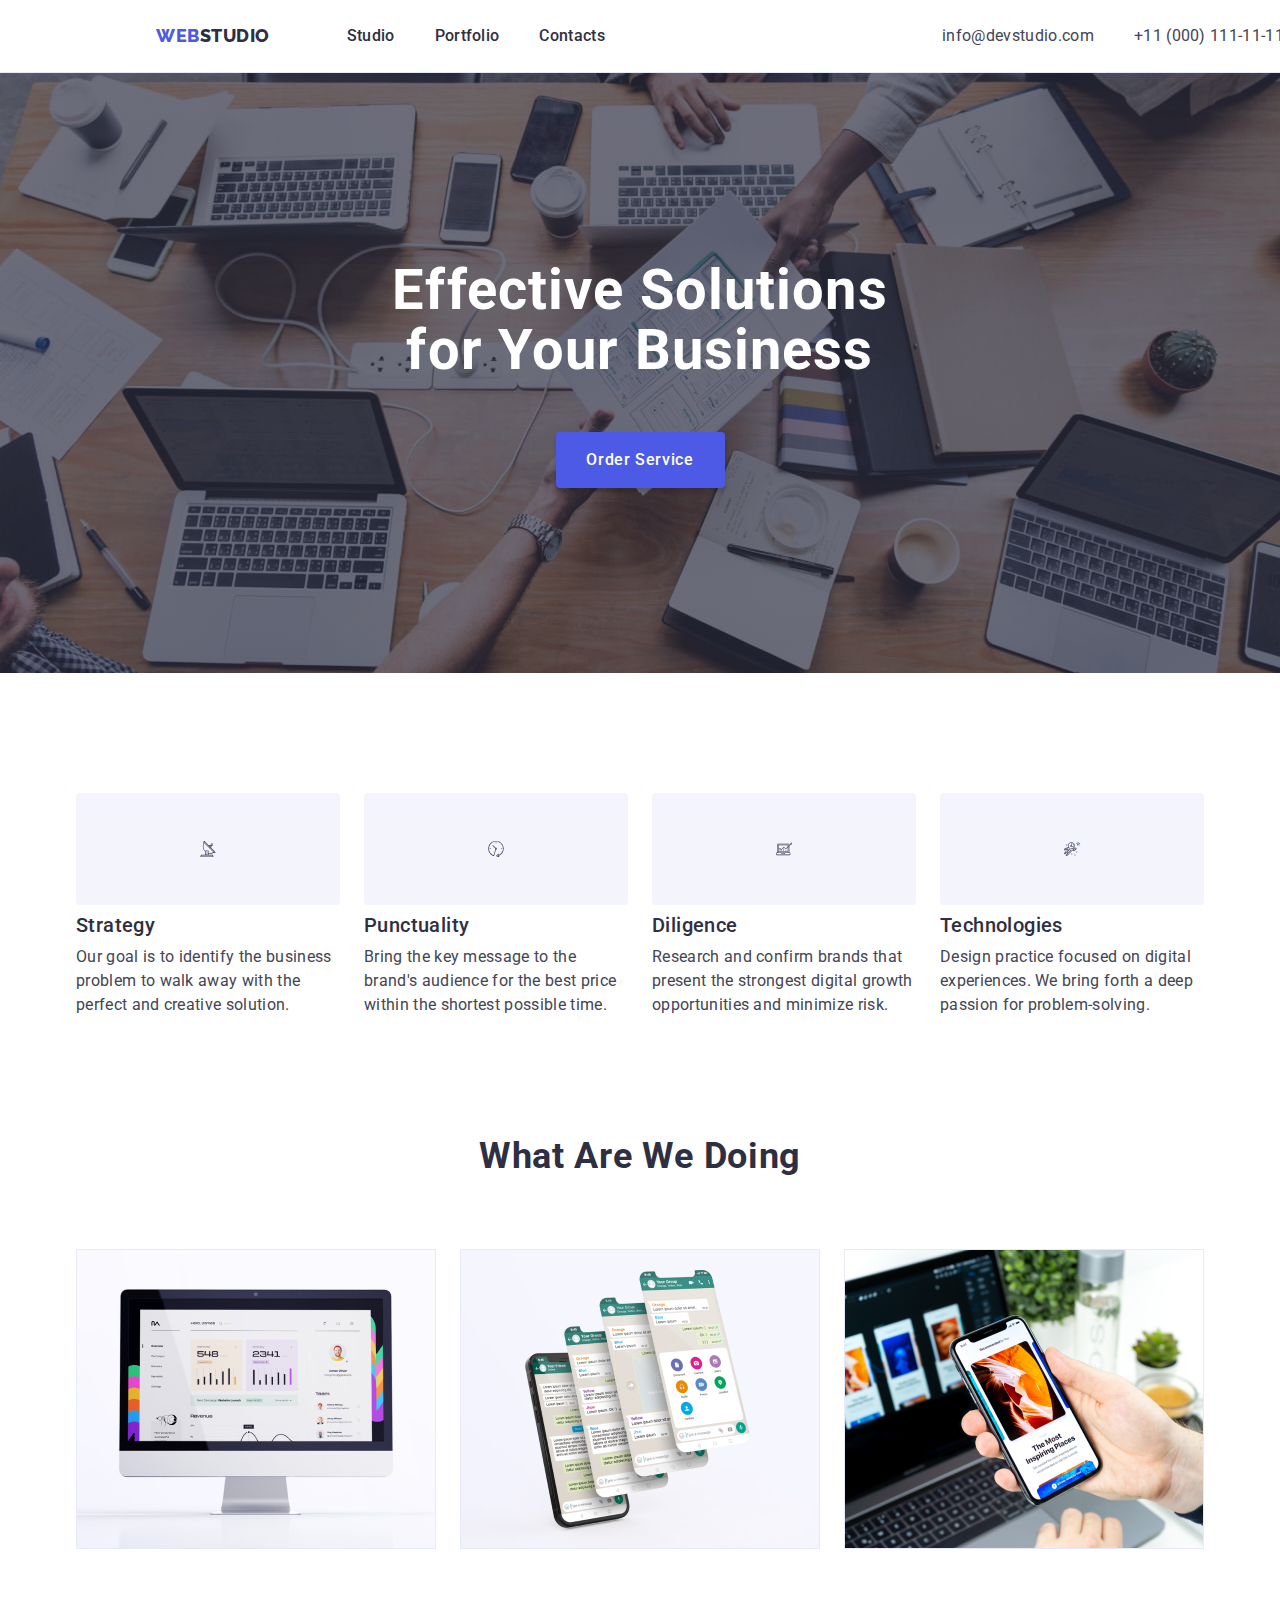
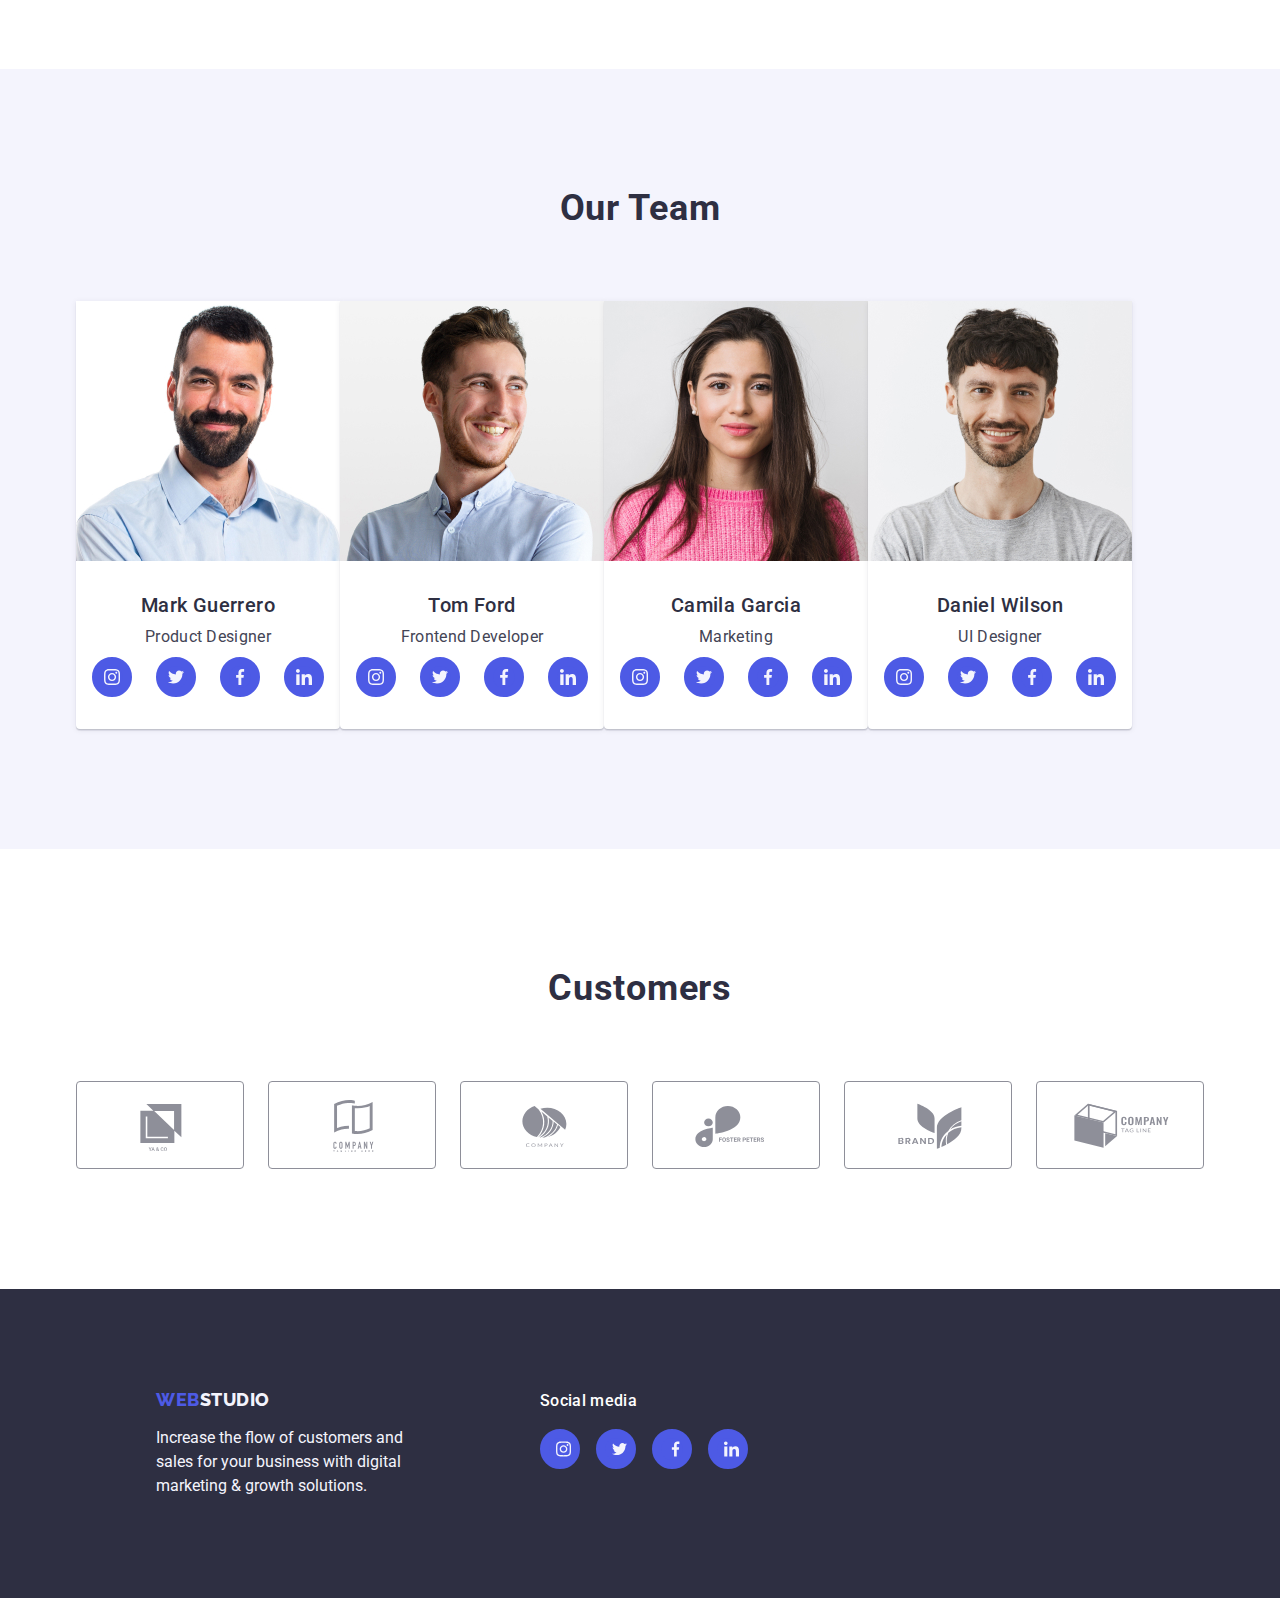
<file: index.html>
<!DOCTYPE html>
<html lang="en">
  <head>
    <meta charset="UTF-8" />
    <meta http-equiv="X-UA-Compatible" content="IE=edge" />
    <meta name="viewport" content="width=device-width, initial-scale=1.0" />
    <title>Document</title>
    <link rel="preconnect" href="https://fonts.googleapis.com" />
    <link rel="preconnect" href="https://fonts.gstatic.com" crossorigin />
    <link
      href="https://fonts.googleapis.com/css2?family=Montserrat:wght@400;700&family=Raleway:wght@800&family=Roboto:wght@400;500;700&display=swap"
      rel="stylesheet"
    />
    <link
      rel="stylesheet"
      href="https://cdnjs.cloudflare.com/ajax/libs/modern-normalize/1.0.0/modern-normalize.min.css"
    />

    <link rel="stylesheet" href="./css/styles.css" />
  </head>
  <body>
    <header class="header">
      <div class="container header-flex">
        <nav class="nav-flex">
          <a class="nav logo link" href="./index.html">
            Web<span class="studio">Studio</span>
          </a>
          <ul class="list menu-flex">
            <li>
              <a class="nav link" href="./index.html">Studio</a>
            </li>
            <li>
              <a class="nav link" href="./portfolio.html">Portfolio</a>
            </li>
            <li>
              <a class="nav link" href="">Contacts</a>
            </li>
          </ul>
        </nav>
        <address class="address address-flex">
          <ul class="list address-flex">
            <li>
              <a class="address link nav" href="mailto:info@devstudio.com">
                info@devstudio.com</a
              >
            </li>
            <li>
              <a class="address link nav" href="tel:+110001111111">
                +11 (000) 111-11-11
              </a>
            </li>
          </ul>
        </address>
      </div>
    </header>
    <main>
      <section class="hero">
        <div class="container">
          <h1 class="slogan">Effective Solutions for Your Business</h1>
          <button class="button" type="button">Order Service</button>
        </div>
      </section>
      <section class="feature">
        <div class="container">
          <h2 hidden class="about">About</h2>
          <ul class="list about-flex">
            <li class="feature-list">
              <div class="feature-svg">
                <svg class="svg" width="64" height="64">
                  <use href="./images/icons.svg#icon-antenna"></use>
                </svg>
              </div>
              <h3 class="subtitle">Strategy</h3>
              <p class="text">
                Our goal is to identify the business problem to walk away with
                the perfect and creative solution.
              </p>
            </li>
            <li class="feature-list">
              <div class="feature-svg">
                <svg class="svg" width="64" height="64">
                  <use href="./images/icons.svg#icon-clock"></use>
                </svg>
              </div>
              <h3 class="subtitle">Punctuality</h3>
              <p class="text">
                Bring the key message to the brand's audience for the best price
                within the shortest possible time.
              </p>
            </li>
            <li class="feature-list">
              <div class="feature-svg">
                <svg class="svg" width="64" height="64">
                  <use href="./images/icons.svg#icon-diagram"></use>
                </svg>
              </div>
              <h3 class="subtitle">Diligence</h3>
              <p class="text">
                Research and confirm brands that present the strongest digital
                growth opportunities and minimize risk.
              </p>
            </li>
            <li class="feature-list">
              <div class="feature-svg">
                <svg class="svg" width="64" height="64">
                  <use href="./images/icons.svg#icon-astronaut"></use>
                </svg>
              </div>
              <h3 class="subtitle">Technologies</h3>
              <p class="text">
                Design practice focused on digital experiences. We bring forth a
                deep passion for problem-solving.
              </p>
            </li>
          </ul>
        </div>
      </section>
      <section class="what">
        <div class="container">
          <h2 class="mein-text">What are we doing</h2>
          <ul class="list">
            <li class="what-list">
              <img src="./images/Rectangle71.jpg" alt="computer" width="360" />
            </li>
            <li class="what-list">
              <img
                src="./images/Rectangle71(1).jpg"
                alt="telephones"
                width="360"
              />
            </li>
            <li class="what-list">
              <img src="./images/Rectangle71(2).jpg" alt="phone" width="360" />
            </li>
          </ul>
        </div>
      </section>
      <section class="section-three">
        <div class="container">
          <h2 class="mein-text">Our Team</h2>
          <ul class="list">
            <li class="fotos">
              <img src="./images/img.jpg" alt="Mark-Guerrero" width="264" />
              <div class="team-card">
                <h3 class="subtitle">Mark Guerrero</h3>
                <p class="team-text">Product Designer</p>

                <ul class="traling-icons">
                  <li class="team-icons">
                    <a href="" class="traling-icons-link">
                      <svg class="team-icons-svg" width="16" height="16">
                        <use href="./images/icons.svg#icon-instagram"></use>
                      </svg>
                    </a>
                  </li>
                  <li class="team-icons">
                    <a href="" class="traling-icons-link">
                      <svg class="team-icons-svg" width="16" height="16">
                        <use href="./images/icons.svg#icon-twitter"></use>
                      </svg>
                    </a>
                  </li>
                  <li class="team-icons">
                    <a href="" class="traling-icons-link">
                      <svg class="team-icons-svg" width="16" height="16">
                        <use href="./images/icons.svg#icon-facebook"></use>
                      </svg>
                    </a>
                  </li>
                  <li class="team-icons">
                    <a href="" class="traling-icons-link">
                      <svg class="team-icons-svg" width="16" height="16">
                        <use href="./images/icons.svg#icon-linkedin"></use>
                      </svg>
                    </a>
                  </li>
                </ul>
              </div>
            </li>
            <li class="fotos">
              <img src="./images/img(1).jpg" alt="Tom-Ford" width="264" />
              <div class="team-card">
                <h3 class="subtitle">Tom Ford</h3>
                <p class="team-text">Frontend Developer</p>

                <ul class="traling-icons">
                  <li class="team-icons">
                    <a href="" class="traling-icons-link">
                      <svg class="team-icons-svg" width="16" height="16">
                        <use href="./images/icons.svg#icon-instagram"></use>
                      </svg>
                    </a>
                  </li>
                  <li class="team-icons">
                    <a href="" class="traling-icons-link">
                      <svg class="team-icons-svg" width="16" height="16">
                        <use href="./images/icons.svg#icon-twitter"></use>
                      </svg>
                    </a>
                  </li>
                  <li class="team-icons">
                    <a href="" class="traling-icons-link">
                      <svg class="team-icons-svg" width="16" height="16">
                        <use href="./images/icons.svg#icon-facebook"></use>
                      </svg>
                    </a>
                  </li>
                  <li class="team-icons">
                    <a href="" class="traling-icons-link">
                      <svg class="team-icons-svg" width="16" height="16">
                        <use href="./images/icons.svg#icon-linkedin"></use>
                      </svg>
                    </a>
                  </li>
                </ul>
              </div>
            </li>
            <li class="fotos">
              <img src="./images/img(2).jpg" alt="Camila-Garcia" width="264" />
              <div class="team-card">
                <h3 class="subtitle">Camila Garcia</h3>
                <p class="team-text">Marketing</p>

                <ul class="traling-icons">
                  <li class="team-icons">
                    <a href="" class="traling-icons-link">
                      <svg class="team-icons-svg" width="16" height="16">
                        <use href="./images/icons.svg#icon-instagram"></use>
                      </svg>
                    </a>
                  </li>
                  <li class="team-icons">
                    <a href="" class="traling-icons-link">
                      <svg class="team-icons-svg" width="16" height="16">
                        <use href="./images/icons.svg#icon-twitter"></use>
                      </svg>
                    </a>
                  </li>
                  <li class="team-icons">
                    <a href="" class="traling-icons-link">
                      <svg class="team-icons-svg" width="16" height="16">
                        <use href="./images/icons.svg#icon-facebook"></use>
                      </svg>
                    </a>
                  </li>
                  <li class="team-icons">
                    <a href="" class="traling-icons-link">
                      <svg class="team-icons-svg" width="16" height="16">
                        <use href="./images/icons.svg#icon-linkedin"></use>
                      </svg>
                    </a>
                  </li>
                </ul>
              </div>
            </li>
            <li class="fotos">
              <img src="./images/img(3).jpg" alt="Daniez-Wilson" width="264" />
              <div class="team-card">
                <h3 class="subtitle">Daniel Wilson</h3>
                <p class="team-text">UI Designer</p>

                <ul class="traling-icons">
                  <li class="team-icons">
                    <a href="" class="traling-icons-link">
                      <svg class="team-icons-svg" width="16" height="16">
                        <use href="./images/icons.svg#icon-instagram"></use>
                      </svg>
                    </a>
                  </li>
                  <li class="team-icons">
                    <a href="" class="traling-icons-link">
                      <svg class="team-icons-svg" width="16" height="16">
                        <use href="./images/icons.svg#icon-twitter"></use>
                      </svg>
                    </a>
                  </li>
                  <li class="team-icons">
                    <a href="" class="traling-icons-link">
                      <svg class="team-icons-svg" width="16" height="16">
                        <use href="./images/icons.svg#icon-facebook"></use>
                      </svg>
                    </a>
                  </li>
                  <li class="team-icons">
                    <a href="" class="traling-icons-link">
                      <svg class="team-icons-svg" width="16" height="16">
                        <use href="./images/icons.svg#icon-linkedin"></use>
                      </svg>
                    </a>
                  </li>
                </ul>
              </div>
            </li>
          </ul>
        </div>
      </section>
      <section class="customers">
        <div class="container">
          <h2 class="mein-text">Customers</h2>
          <ul class="customers-img">
            <li class="customers-list">
              <a href="" class="customers-link">
                <svg class="customers-svg" width="104" height="56">
                  <use href="./images/icons.svg#icon-Logo-1"></use>
                </svg>
              </a>
            </li>
            <li class="customers-list">
              <a href="" class="customers-link">
                <svg class="customers-svg" width="104" height="56">
                  <use href="./images/icons.svg#icon-Logo-2"></use>
                </svg>
              </a>
            </li>
            <li class="customers-list">
              <a href="" class="customers-link">
                <svg class="customers-svg" width="104" height="56">
                  <use href="./images/icons.svg#icon-Logo-3"></use>
                </svg>
              </a>
            </li>
            <li class="customers-list">
              <a href="" class="customers-link">
                <svg class="customers-svg" width="104" height="56">
                  <use href="./images/icons.svg#icon-Logo-4"></use>
                </svg>
              </a>
            </li>
            <li class="customers-list">
              <a href="" class="customers-link">
                <svg class="customers-svg" width="104" height="56">
                  <use href="./images/icons.svg#icon-Logo-5"></use>
                </svg>
              </a>
            </li>
            <li class="customers-list">
              <a href="" class="customers-link">
                <svg class="customers-svg" width="104" height="56">
                  <use href="./images/icons.svg#icon-Logo-6"></use>
                </svg>
              </a>
            </li>
          </ul>
        </div>
      </section>
    </main>
    <footer class="footer">
      <div class="container">
        <div class="logo-footer">
          <a class="nav logo link" href="./index.html">
            Web<span class="studio">Studio</span>
          </a>
          <p class="footer-text">
            Increase the flow of customers and sales for your business with
            digital marketing & growth solutions.
          </p>
        </div>
        <div class="social-media">
          <p class="footer-social-media">Social media</p>
          <ul class="icons-footer">
            <li class="icons-footer-list">
              <a href="" class="social-media-link">
                <svg class="icons-svg-footer" width="24" height="24">
                  <use href="./images/icons.svg#icon-instagram"></use>
                </svg>
              </a>
            </li>
            <li class="icons-footer-list">
              <a href="" class="social-media-link">
                <svg class="icons-svg-footer" width="24" height="24">
                  <use href="./images/icons.svg#icon-twitter"></use>
                </svg>
              </a>
            </li>
            <li class="icons-footer-list">
              <a href="" class="social-media-link">
                <svg class="icons-svg-footer" width="24" height="24">
                  <use href="./images/icons.svg#icon-facebook"></use>
                </svg>
              </a>
            </li>
            <li class="icons-footer-list">
              <a href="" class="social-media-link">
                <svg class="icons-svg-footer" width="24" height="24">
                  <use href="./images/icons.svg#icon-linkedin"></use>
                </svg>
              </a>
            </li>
          </ul>
        </div>
      </div>
    </footer>
  </body>
</html>
</file>
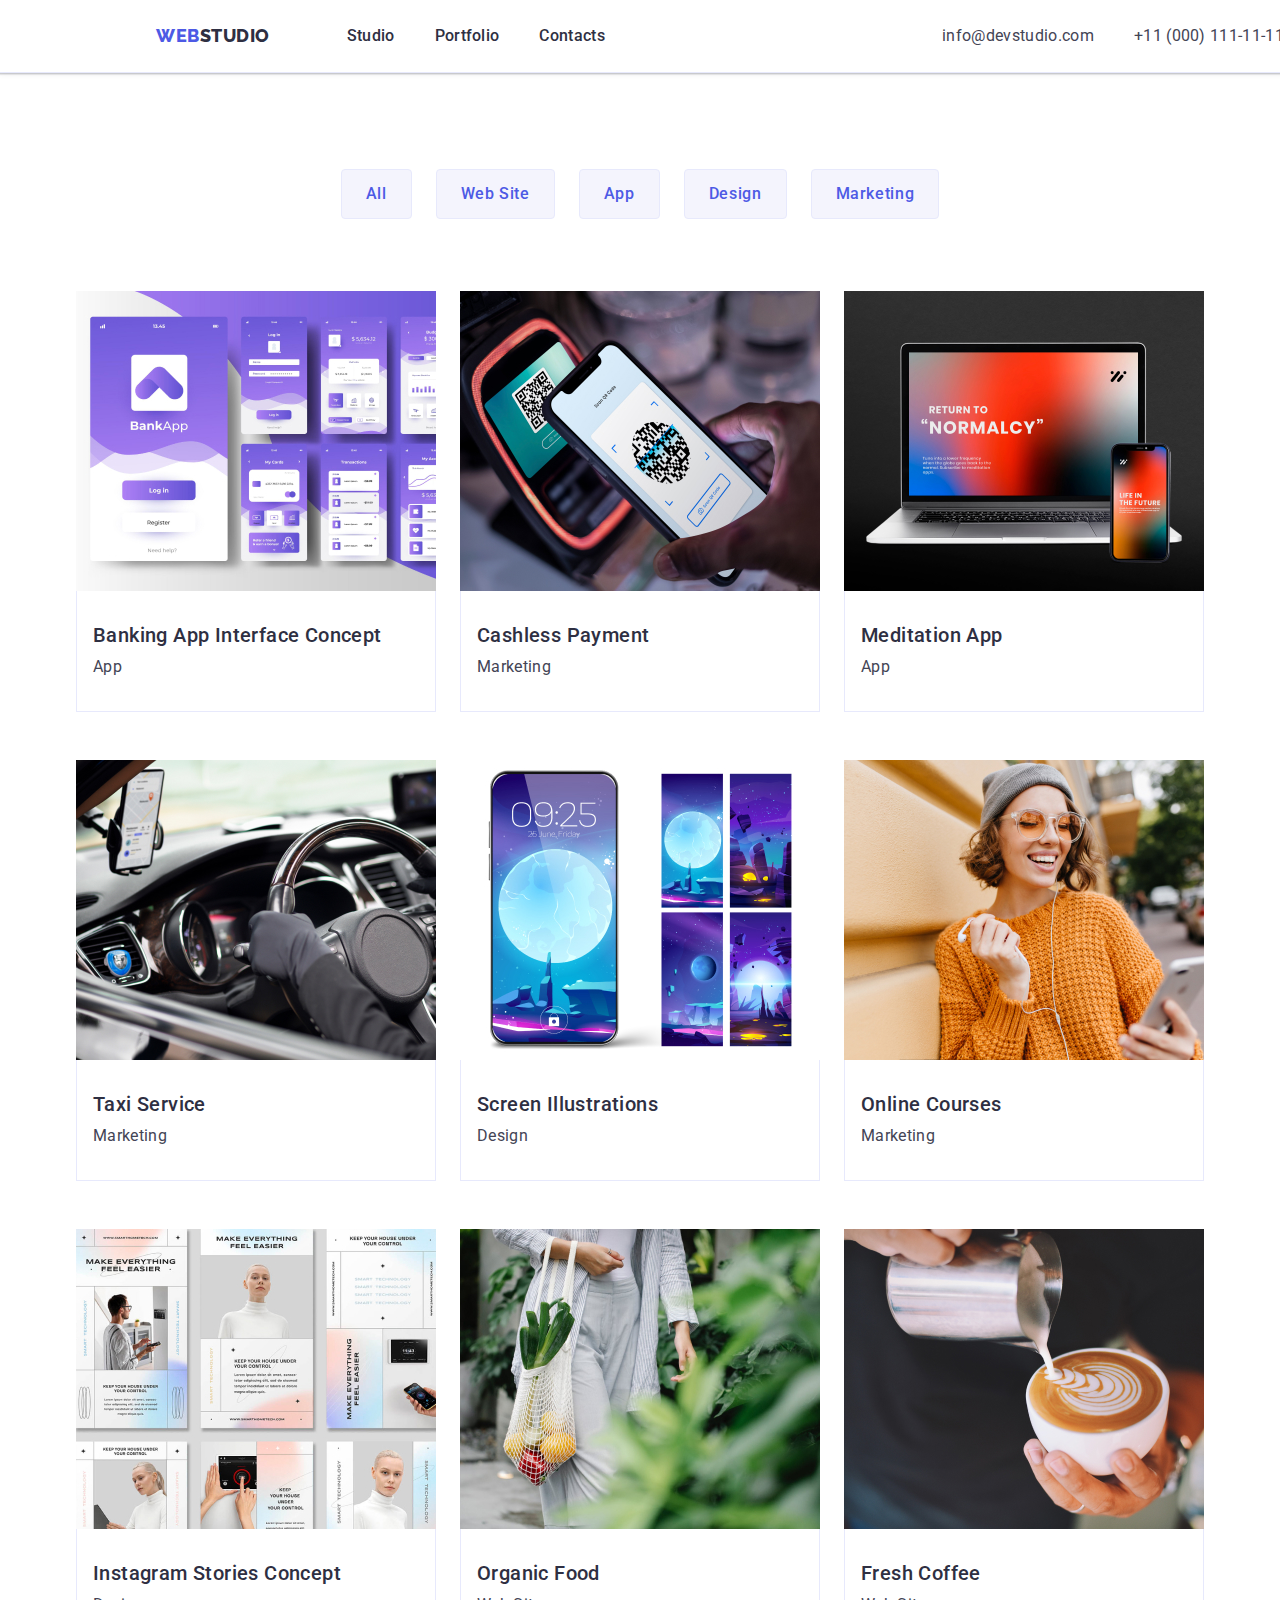
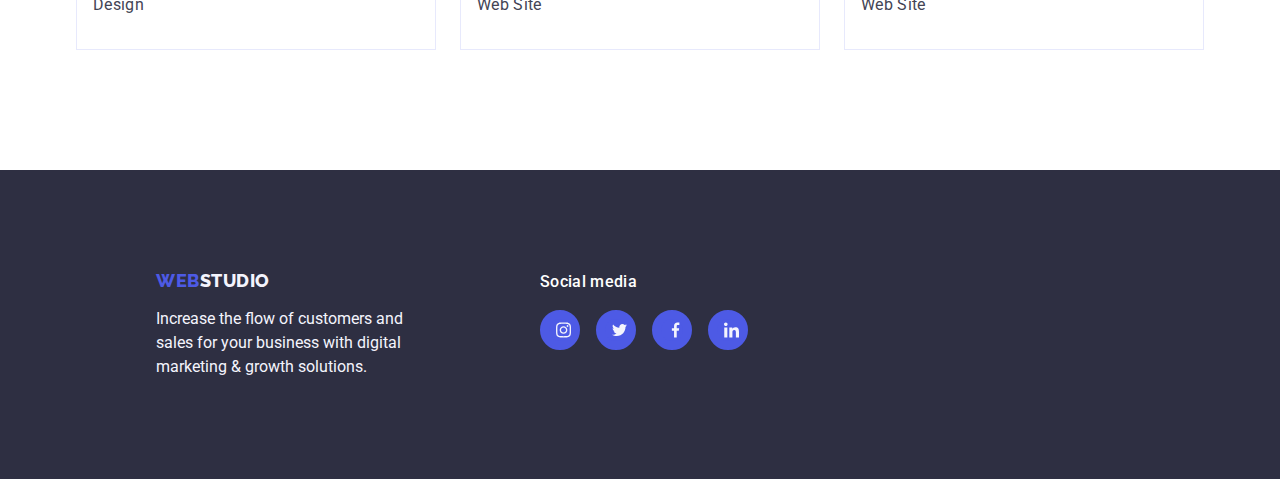
<file: portfolio.html>
<!DOCTYPE html>
<html lang="en">
  <head>
    <meta charset="UTF-8" />
    <meta http-equiv="X-UA-Compatible" content="IE=edge" />
    <meta name="viewport" content="width=device-width, initial-scale=1.0" />
    <title>Document</title>
    <link rel="preconnect" href="https://fonts.googleapis.com" />
    <link rel="preconnect" href="https://fonts.gstatic.com" crossorigin />
    <link
      href="https://fonts.googleapis.com/css2?family=Montserrat:wght@400;700&family=Raleway:wght@800&family=Roboto:wght@400;500;700&display=swap"
      rel="stylesheet"
    />
    <link
      rel="stylesheet"
      href="https://cdnjs.cloudflare.com/ajax/libs/modern-normalize/1.0.0/modern-normalize.min.css"
    />
    <link rel="stylesheet" href="./css/styles.css" />
  </head>
  <body>
    <header class="header">
      <div class="container header-flex">
        <nav class="nav-flex">
          <a class="nav logo link" href="./index.html">
            Web<span class="studio">Studio</span>
          </a>
          <ul class="list menu-flex">
            <li>
              <a class="nav link" href="./index.html">Studio</a>
            </li>
            <li>
              <a class="nav link" href="./portfolio.html">Portfolio</a>
            </li>
            <li>
              <a class="nav link" href="">Contacts</a>
            </li>
          </ul>
        </nav>
        <address class="address address-flex">
          <ul class="list address-flex">
            <li>
              <a class="address link nav" href="mailto:info@devstudio.com">
                info@devstudio.com</a
              >
            </li>
            <li>
              <a class="address link nav" href="tel:+110001111111">
                +11 (000) 111-11-11
              </a>
            </li>
          </ul>
        </address>
      </div>
    </header>
    <main>
      <section class="main-section">
        <div class="container">
          <h1 hidden>Buttons</h1>
          <ul class="list section-buttons">
            <li><button type="button" class="buttons">All</button></li>
            <li><button type="button" class="buttons">Web Site</button></li>
            <li><button type="button" class="buttons">App</button></li>
            <li><button type="button" class="buttons">Design</button></li>
            <li><button type="button" class="buttons">Marketing</button></li>
          </ul>
          <ul class="list portfolio-fotos">
            <li class="portfolio-list">
              <a class="link" href="">
                <img
                  class="img-portfolio"
                  src="./images-portfolio/img.jpg"
                  alt="Banking App Interface Concept"
                  width="360"
                />
                <div class="portfolio-fotos-card">
                  <h2 class="subtitle">Banking App Interface Concept</h2>
                  <p class="text">App</p>
                </div>
              </a>
            </li>
            <li class="portfolio-list">
              <a class="link" href="">
                <img
                  class="img-portfolio"
                  src="./images-portfolio/img1.jpg"
                  alt="Cashless Payment"
                  width="360"
                />
                <div class="portfolio-fotos-card">
                  <h2 class="subtitle">Cashless Payment</h2>
                  <p class="text">Marketing</p>
                </div>
              </a>
            </li>
            <li class="portfolio-list">
              <a class="link" href="">
                <img
                  class="img-portfolio"
                  src="./images-portfolio/img2.jpg"
                  alt="Meditation App"
                  width="360"
                />
                <div class="portfolio-fotos-card">
                  <h2 class="subtitle">Meditation App</h2>
                  <p class="text">App</p>
                </div>
              </a>
            </li>
            <li class="portfolio-list">
              <a class="link" href="">
                <img
                  class="img-portfolio"
                  src="./images-portfolio/img3.jpg"
                  alt="Taxi Service"
                  width="360"
                />
                <div class="portfolio-fotos-card">
                  <h2 class="subtitle">Taxi Service</h2>
                  <p class="text">Marketing</p>
                </div>
              </a>
            </li>
            <li class="portfolio-list">
              <a class="link" href="">
                <img
                  class="img-portfolio"
                  src="./images-portfolio/img4.jpg"
                  alt="Screen Illustrations"
                  width="360"
                />
                <div class="portfolio-fotos-card">
                  <h2 class="subtitle">Screen Illustrations</h2>
                  <p class="text">Design</p>
                </div>
              </a>
            </li>
            <li class="portfolio-list">
              <a class="link" href="">
                <img
                  class="img-portfolio"
                  src="./images-portfolio/img5.jpg"
                  alt="Online Courses"
                  width="360"
                />
                <div class="portfolio-fotos-card">
                  <h2 class="subtitle">Online Courses</h2>
                  <p class="text">Marketing</p>
                </div>
              </a>
            </li>
            <li class="portfolio-list">
              <a class="link" href="">
                <img
                  class="img-portfolio"
                  src="./images-portfolio/img6.jpg"
                  alt="Instagram Stories Concept"
                  width="360"
                />
                <div class="portfolio-fotos-card">
                  <h2 class="subtitle">Instagram Stories Concept</h2>
                  <p class="text">Design</p>
                </div>
              </a>
            </li>
            <li class="portfolio-list">
              <a class="link" href="">
                <img
                  class="img-portfolio"
                  src="./images-portfolio/img7.jpg"
                  alt="Organic Food"
                  width="360"
                />
                <div class="portfolio-fotos-card">
                  <h2 class="subtitle">Organic Food</h2>
                  <p class="text">Web Site</p>
                </div>
              </a>
            </li>
            <li class="portfolio-list">
              <a class="link" href="">
                <img
                  class="img-portfolio"
                  src="./images-portfolio/img8.jpg"
                  alt="Fresh Coffee"
                  width="360"
                />
                <div class="portfolio-fotos-card">
                  <h2 class="subtitle">Fresh Coffee</h2>
                  <p class="text">Web Site</p>
                </div>
              </a>
            </li>
          </ul>
        </div>
      </section>
    </main>
    <footer class="footer">
      <div class="container">
        <div class="logo-footer">
          <a class="nav logo link" href="./index.html">
            Web<span class="studio">Studio</span>
          </a>
          <p class="footer-text">
            Increase the flow of customers and sales for your business with
            digital marketing & growth solutions.
          </p>
        </div>
        <div class="social-media">
          <p class="footer-social-media">Social media</p>
          <ul class="icons-footer">
            <li class="icons-footer-list">
              <a href="" class="social-media-link">
                <svg class="icons-svg-footer" width="24" height="24">
                  <use href="./images/icons.svg#icon-instagram"></use>
                </svg>
              </a>
            </li>
            <li class="icons-footer-list">
              <a href="" class="social-media-link">
                <svg class="icons-svg-footer" width="24" height="24">
                  <use href="./images/icons.svg#icon-twitter"></use>
                </svg>
              </a>
            </li>
            <li class="icons-footer-list">
              <a href="" class="social-media-link">
                <svg class="icons-svg-footer" width="24" height="24">
                  <use href="./images/icons.svg#icon-facebook"></use>
                </svg>
              </a>
            </li>
            <li class="icons-footer-list">
              <a href="" class="social-media-link">
                <svg class="icons-svg-footer" width="24" height="24">
                  <use href="./images/icons.svg#icon-linkedin"></use>
                </svg>
              </a>
            </li>
          </ul>
        </div>
      </div>
    </footer>
  </body>
</html>
</file>
<file: css/styles.css>
:root {
  --head-color: #2e2f42;
  --text-color: #434455;
  --button-color: #4d5ae5;
  --fon-color: #2e2f42;
  --border: #e7e9fc;
  --fon-gray: #f4f4fd;
  --hover: #404BBF;
  --icons: #f4f4fd;
  --icons-customers:#8e8f99;
}

body {
  background: #ffffff;
  font-family: "Roboto", sans-serif;
  color: var(--text-color);
}
html {
  box-sizing: border-box;
}
*,
*::before,
*::after {
  box-sizing: inherit;
}
h1,
h2,
h3,
h4,
h5,
h6,
p,
ul {
  margin: 0%;
  padding: 0%;
}
.container {
  max-width: 1158px;
  padding-left: 15px;
  padding-right: 15px;
  margin: 0 auto;
}
img {
  display: block;
  max-width: 100%;
}
header {
  /* padding: 24px 0; */
  min-width: 1440px;
}
.header {
  border-bottom: 1px solid #e7e9fc;
  padding: 24px 0;
  box-shadow: 0px 2px 1px rgba(46, 47, 66, 0.08), 0px 1px 1px rgba(46, 47, 66, 0.16), 0px 1px 6px rgba(46, 47, 66, 0.08);
}
.menu-flex li:not(:last-child) {
  margin-right: 40px;
}
.list,
li {
  list-style: none;
}
.nav:focus,
.nav:hover {
  color: #404bbf;
}
.nav-flex,
.address-flex,
.menu-flex,
.header-flex {
  display: flex;
  align-items: center;
}

/* Logo */
.logo {
  flex-direction: row;
  font-family: "Raleway", sans-serif;
  font-style: normal;
  font-weight: 800;
  font-size: 18px;
  line-height: 1.17;
  display: flex;
  align-items: center;
  letter-spacing: 0.03em;
  text-transform: uppercase;
  color: var(--button-color);
  margin-right: 76px;
}

.studio {
  color: var(--fon-color);
  width: 71px;
  height: 21px;
}
.link {
  text-decoration: none;
  font-weight: 800;
  font-size: 18px;
  line-height: 1.17;
  letter-spacing: 0.03em;
  color: var(--button-color);
}
ul .nav {
  color: var(--head-color);
  font-family: "Roboto";
  font-style: normal;
  font-weight: 500;
  font-size: 16px;
  line-height: 1.5;
  letter-spacing: 0.02em;
  list-style: none;
}
.menu-flex .nav {
  padding: 24px 0;
}
address .address {
  font-family: "Roboto";
  font-style: normal;
  font-weight: 400;
  font-size: 16px;
  line-height: 24px;
  letter-spacing: 0.02em;
  color: var(--text-color);
}
address {
  font-style: normal;
  margin-left: auto;
}

.address-flex li:not(:last-child) {
  margin-right: 40px;
}
.slogan {
  color: #ffffff;
  font-family: "Roboto";
  font-style: normal;
  font-weight: 700;
  font-size: 56px;
  line-height: 1.07;
  text-align: center;
  letter-spacing: 0.02em;

  max-width: 496px;
  height: 120px;
  left: 472px;
  top: 188px;
  margin: auto;
}
.hero {
  padding: 188px 0;
  max-width: 1440px;
  height: 600px;
  margin: auto;
  background: linear-gradient(rgba(46, 47, 66, 0.7), rgba(46, 47, 66, 0.7)),
    url(../images/people-office.jpg);

  background-repeat: no-repeat;
  background-position: center;
  background-size: cover; 
}
.button {
  display: block;
  background: var(--button-color);
  box-shadow: 0px 4px 4px rgba(0, 0, 0, 0.15);
  border-radius: 4px;
  color: #ffffff;
  cursor: pointer;
  font-family: "Roboto", sans-serif;
  font-style: normal;
  font-weight: 500;
  font-size: 16px;
  line-height: 24px;
  align-items: center;
  letter-spacing: 0.04em;
  min-width: 169px;
  height: 56px;
  left: 636px;
  top: 356px;
  border: none;
  margin: auto;
  margin-top: 51px;
}
.button:hover,
.button:focus {
  background-color: #404bbf;
}
.feature {
  padding: 120px 0;
}
.about-flex {
  display: flex;
}
.about-flex li:not(:last-child) {
  margin-right: 24px;
}
.subtitle {
  font-style: normal;
  font-weight: 500;
  font-size: 20px;
  line-height: 24px;
  color: var(--head-color);
  letter-spacing: 0.02em;
  line-height: 1.2;
  margin-bottom: 8px;
}
 .feature-svg{
  display: flex;
  align-items: center;
  justify-content: center;
  height: 112px;
  background-color: var(--fon-gray); 
  border-radius: 4px; 
  margin-bottom: 8px;
 }
 .svg {
  display: block;
  width: 264px;
  padding: 24px 100px;
}

.text {
  font-style: normal;
  font-weight: 400;
  font-size: 16px;
  line-height: 1.2;
  color: var(--text-color);
  letter-spacing: 0.02em;
  line-height: 1.5;
  width: 264px;
}
.what {
  padding-bottom: 120px;
}

.what ul {
  display: flex;
}

.what li:not(:last-child) {
  margin-right: 24px;
}
.section-three ul {
  display: flex;
}


.section-three {
  background-color: #f4f4fd;
  padding: 120px 0;
  min-height: 732px;
  text-align: center;
}

.section-three .mein-text {
  margin-bottom: 72px;
}

.fotos .subtitle {
  margin-bottom: 8px;
}
.team-card {
  max-height: 200px;
  padding: 32px 16px;
}
.team-text {
  font-weight: 400;
  font-size: 16px;
  line-height: 24px;
  text-align: center;
  letter-spacing: 0.02em;
  color: var(--text-color);
  margin-bottom: 8px;
}
.team-subtitle {
  font-weight: 500;
  font-size: 20px;
  line-height: 24px;
  text-align: center;
  letter-spacing: 0.02em;
  color: var(--fon-color);
}
.mein-text {
  color: var(--fon-color);
  font-style: normal;
  font-weight: 700;
  font-size: 36px;
  line-height: 1.11;
  text-align: center;
  letter-spacing: 0.02em;
  text-transform: capitalize;
  margin-bottom: 72px;
}
.fotos {
  background-color: #ffffff;
  border-radius: 0px 0px 4px 4px;
  flex-basis: calc((100% - 72px) / 4);
  box-shadow: 0px 1px 6px rgba(46, 47, 66, 0.08),
    0px 1px 1px rgba(46, 47, 66, 0.16), 0px 2px 1px rgba(46, 47, 66, 0.08);
    width: 264px;
}
.traling-icons{
  display: flex;
  justify-content: center;
  gap: 24px;
 
}
.traling-icons-link{
  display: flex;
  justify-content: center;
  border: 9px solid var(--button-color);
  background-color: var(--button-color);
  border-radius: 50%;
  fill: var(--icons);
  width: 100%;
  height: 100%;
  align-items: center; 

}
.team-icons{
  width: 40px;
  height: 40px;
  border-radius: 50%;
}


.traling-icons-link:hover,
.traling-icons-link:focus{
background-color: var(--hover);
border-color: var(--hover);
}


/* п"ята секція  */
.customers {
  padding: 120px 0;
}

.customers-img {
  display: flex;
  justify-content: center;
  gap: 24px;
  
}
.customers-list{
  width: 168px;
height: 88px;

}
.customers-link{
  width: 100%;
  height: 100%;
  border: 1px solid #8e8f99;
  border-radius: 4px;
  display: flex;
  align-items: center; 
  justify-content: center;
  color: #8e8f99;;
}
.customers-svg{
  Width: 104px;
  Height: 56px;
  fill: currentColor;
  
}
.customers-link:hover,
.customers-link:focus{
  border-color: #404bbf;
  color: #404bbf;
}
/* Футер */

.footer {
  background-color: var(--fon-color);
  padding: 100px 0;
  min-width: 1440px;
}
.footer .container{
  display: flex;
  align-items: baseline;
  
}
.logo-footer{
  margin-right: 120px
}
 
.icons-footer-list:hover,
.icons-footer-list:focus{
  background-color: #31D0AA;
}       
.icons-footer {
 gap: 16px;
 display: flex;
 align-items: center;
 justify-content: center;
}
.icons-svg-footer{
  margin-left: 7px;
  fill: var(--icons);
}
.social-media-link{
  width: 100%;
  height: 100%;
  background-color: var(--button-color);
  border-radius: 50%;
  display: flex;
  align-items: center;
  justify-content: center;
  border: 9px solid var(--button-color);
  fill: var(--icons);
  
}
.social-media-link:hover,
.social-media-link:focus{
  background-color:  #31d0aa;
  border-color: #31D0AA;

}


.footer .container {
  display: flex;
}
.footer .logo {
  display: inline-block;
  margin-bottom: 16px;
}

.footer-text {
  font-style: normal;
  font-weight: 400;
  font-size: 16px;
  line-height: 24px;
  color: #f4f4fd;
  width: 264px;
}
footer .studio {
  color: #f4f4fd;
}
.social-media {
  font-weight: 500;
  font-size: 16px;
  line-height: 24px;
  color: #ffffff;
 
}
 .footer-social-media {
  margin-bottom: 16px;
  letter-spacing: 0.02em;
}

.icons-footer-list{
  border-radius: 50%;
  width: 40px;
  height: 40px;
}

/* Portfolio */

.section-buttons {
  display: flex;
  justify-content: center;
  margin-bottom: 72px;
}
.section-buttons li:not(:last-child) {
  margin-right: 24px;
}
.main-section {
  padding: 96px 0 120px;
}

.buttons {
  background: #f4f4fd;
  border: 1px solid var(--border);
  border-radius: 4px;
  justify-content: center;
  align-items: center;
  padding: 12px 24px;
  color: var(--button-color);
  cursor: pointer;
  font-family: "Roboto", sans-serif;
  font-style: normal;
  font-weight: 500;
  font-size: 16px;
  line-height: 24px;
  letter-spacing: 0.04em;
}
.buttons:hover,
.buttons:focus {
  color: #ffffff;
  background-color: #404bbf;
  border: 1px solid transparent;
  box-shadow: 0px 3px 1px rgba(0, 0, 0, 0.1), 0px 2px 1px rgba(0, 0, 0, 0.08), 0px 2px 2px rgba(0, 0, 0, 0.12);
}
.portfolio-fotos {
  display: flex;
  flex-wrap: wrap;
}

.portfolio-fotos li:not(:nth-child(3n)) {
  margin-right: 24px;
}
.portfolio-fotos li:not(:nth-last-child(-n + 3)) {
  margin-bottom: 48px;
}
.portfolio-fotos-card {
  padding: 32px 16px;
  border: 1px solid #e7e9fc;
  border-top: none;
}
.portfolio-list a {
  width: calc((100% - 48px) / 3);
  display: block;
  width: 100%;
}
.portfolio-fotos .link:hover,
.portfolio-fotos .link:focus{
  box-shadow:0px 1px 6px rgba(46, 47, 66, 0.08), 0px 1px 1px rgba(46, 47, 66, 0.16), 0px 2px 1px rgba(46, 47, 66, 0.08); 
}
</file>
